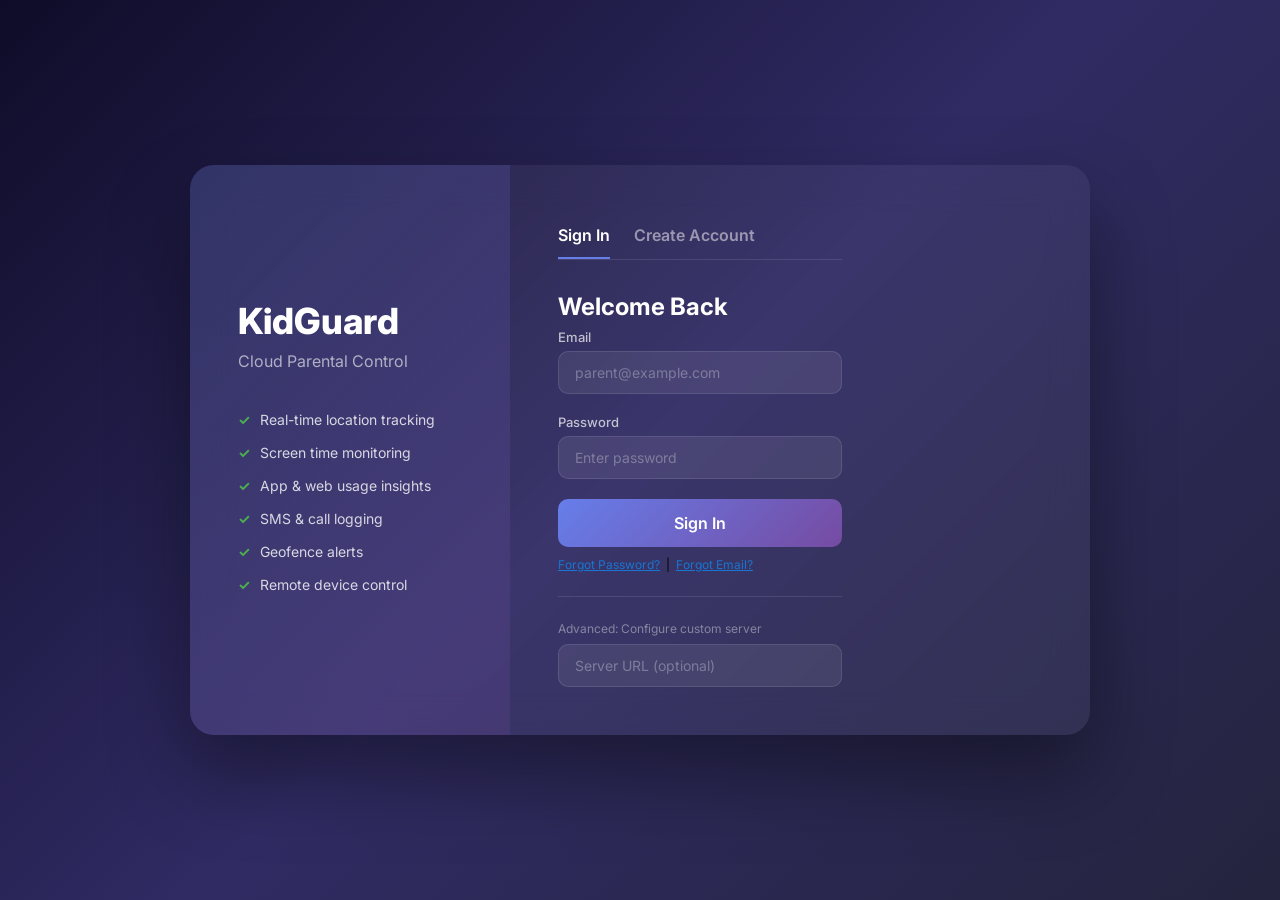
<file: cloud-server/templates/login.html>
<!DOCTYPE html>
<html lang="en">
<head>
    <meta charset="UTF-8">
    <meta name="viewport" content="width=device-width, initial-scale=1.0">
    <title>KidGuard - Parental Control</title>
    <link href="https://fonts.googleapis.com/css2?family=Inter:wght@300;400;500;600;700;800&display=swap" rel="stylesheet">
    <style>
        * { margin: 0; padding: 0; box-sizing: border-box; }
        body {
            font-family: 'Inter', -apple-system, sans-serif;
            background: linear-gradient(135deg, #0f0c29, #302b63, #24243e);
            min-height: 100vh;
            display: flex;
            align-items: center;
            justify-content: center;
            padding: 20px;
        }
        .auth-container {
            display: flex;
            background: rgba(255,255,255,0.05);
            backdrop-filter: blur(20px);
            border-radius: 24px;
            box-shadow: 0 40px 80px rgba(0,0,0,0.4);
            overflow: hidden;
            max-width: 900px;
            width: 100%;
        }
        .auth-brand {
            padding: 48px;
            background: linear-gradient(135deg, rgba(102, 126, 234, 0.2), rgba(118, 75, 162, 0.2));
            display: flex;
            flex-direction: column;
            justify-content: center;
            min-width: 320px;
        }
        .auth-brand h1 {
            color: white;
            font-size: 36px;
            font-weight: 800;
            margin-bottom: 8px;
        }
        .auth-brand .subtitle {
            color: rgba(255,255,255,0.6);
            font-size: 16px;
            margin-bottom: 32px;
        }
        .auth-brand .features {
            list-style: none;
        }
        .auth-brand .features li {
            color: rgba(255,255,255,0.8);
            padding: 8px 0;
            font-size: 14px;
            display: flex;
            align-items: center;
            gap: 10px;
        }
        .auth-brand .features li::before {
            content: '✓';
            color: #4caf50;
            font-weight: bold;
        }
        .auth-form {
            padding: 48px;
            min-width: 380px;
        }
        .auth-form .tabs {
            display: flex;
            gap: 24px;
            margin-bottom: 32px;
            border-bottom: 1px solid rgba(255,255,255,0.1);
        }
        .auth-form .tabs button {
            background: none;
            border: none;
            color: rgba(255,255,255,0.5);
            font-size: 16px;
            font-weight: 600;
            padding: 12px 0;
            cursor: pointer;
            border-bottom: 2px solid transparent;
            transition: all 0.2s;
            font-family: inherit;
        }
        .auth-form .tabs button.active {
            color: white;
            border-bottom-color: #667eea;
        }
        .auth-form h2 {
            color: white;
            font-size: 24px;
            margin-bottom: 8px;
        }
        .auth-form .form-group {
            margin-bottom: 20px;
        }
        .auth-form label {
            display: block;
            color: rgba(255,255,255,0.7);
            font-size: 13px;
            font-weight: 500;
            margin-bottom: 6px;
        }
        .auth-form input {
            width: 100%;
            padding: 12px 16px;
            background: rgba(255,255,255,0.08);
            border: 1px solid rgba(255,255,255,0.1);
            border-radius: 10px;
            font-size: 14px;
            color: white;
            font-family: inherit;
            transition: all 0.2s;
        }
        .auth-form input:focus {
            outline: none;
            border-color: #667eea;
            background: rgba(255,255,255,0.12);
        }
        .auth-form input::placeholder {
            color: rgba(255,255,255,0.3);
        }
        .btn-primary {
            width: 100%;
            padding: 14px;
            background: linear-gradient(135deg, #667eea 0%, #764ba2 100%);
            border: none;
            border-radius: 10px;
            color: white;
            font-size: 16px;
            font-weight: 600;
            cursor: pointer;
            transition: opacity 0.2s;
            font-family: inherit;
        }
        .btn-primary:hover { opacity: 0.9; }
        .btn-primary:disabled { opacity: 0.5; cursor: not-allowed; }
        .error-msg {
            background: rgba(244, 67, 54, 0.1);
            color: #f44336;
            padding: 10px;
            border-radius: 8px;
            margin-bottom: 20px;
            font-size: 13px;
            display: none;
        }
        .error-msg.visible { display: block; }
        .auth-form .server-config {
            margin-top: 24px;
            padding-top: 24px;
            border-top: 1px solid rgba(255,255,255,0.1);
        }
        .auth-form .server-config .hint {
            color: rgba(255,255,255,0.4);
            font-size: 12px;
            margin-bottom: 8px;
        }
        @media (max-width: 768px) {
            .auth-container { flex-direction: column; }
            .auth-brand { padding: 32px; min-width: auto; }
            .auth-form { padding: 32px; min-width: auto; }
        }
    </style>
</head>
<body>
    <div class="auth-container">
        <div class="auth-brand">
            <h1>KidGuard</h1>
            <p class="subtitle">Cloud Parental Control</p>
            <ul class="features">
                <li>Real-time location tracking</li>
                <li>Screen time monitoring</li>
                <li>App & web usage insights</li>
                <li>SMS & call logging</li>
                <li>Geofence alerts</li>
                <li>Remote device control</li>
            </ul>
        </div>
        <div class="auth-form">
            <div class="tabs">
                <button class="active" onclick="switchTab('login')">Sign In</button>
                <button onclick="switchTab('register')">Create Account</button>
            </div>
            <div id="errorMsg" class="error-msg"></div>
            
            <form id="loginForm" onsubmit="handleLogin(event)">
                <h2>Welcome Back</h2>
                <div class="form-group">
                    <label>Email</label>
                    <input type="email" id="loginEmail" placeholder="parent@example.com" required>
                </div>
                <div class="form-group">
                    <label>Password</label>
                    <input type="password" id="loginPassword" placeholder="Enter password" required>
                </div>
                <button type="submit" class="btn-primary" id="loginBtn">Sign In</button>
                <div style="margin-top:10px;font-size:12px;">
                    <a href="#" onclick="switchTab('forgotPassword');return false;" style="color:#1976d2;">Forgot Password?</a>
                    &nbsp;|&nbsp;
                    <a href="#" onclick="switchTab('forgotUsername');return false;" style="color:#1976d2;">Forgot Email?</a>
                </div>
            </form>

            <form id="registerForm" style="display:none" onsubmit="handleRegister(event)">
                <h2>Create Parent Account</h2>
                <div class="form-group">
                    <label>Display Name</label>
                    <input type="text" id="regName" placeholder="Your name" required>
                </div>
                <div class="form-group">
                    <label>Email</label>
                    <input type="email" id="regEmail" placeholder="parent@example.com" required>
                </div>
                <div class="form-group">
                    <label>Password (min 6 chars)</label>
                    <input type="password" id="regPassword" placeholder="Create password" minlength="6" required>
                </div>
                <button type="submit" class="btn-primary" id="registerBtn">Create Account</button>
            </form>

            <form id="forgotPasswordForm" style="display:none" onsubmit="return false;">
                <h2>Forgot Password</h2>
                <div class="form-group">
                    <label>Email</label>
                    <input type="email" id="forgotEmail" placeholder="your@email.com" required>
                </div>
                <button type="button" class="btn-primary" id="forgotPwdBtn" onclick="handleRequestResetToken(event)">Request Reset Token</button>
                <div id="resetTokenDisplay" style="display:none;margin-top:12px;padding:10px;background:#fff8e1;border-radius:6px;border:1px solid #ffe082;font-size:13px;">
                    <strong>Your reset token:</strong> <span id="resetTokenValue" style="font-family:monospace;font-size:15px;letter-spacing:2px;"></span><br>
                    <small style="color:#666;">Token sent where you can read it. Expires in 30 minutes.</small>
                </div>
                <hr style="border:none;border-top:1px solid #eee;margin:14px 0;">
                <div class="form-group">
                    <label>Reset Token</label>
                    <input type="text" id="resetToken" placeholder="Enter 8-char token" maxlength="8" style="font-family:monospace;text-transform:uppercase;">
                </div>
                <div class="form-group">
                    <label>New Password (min 6 chars)</label>
                    <input type="password" id="newPassword" placeholder="New password" minlength="6">
                </div>
                <button type="button" class="btn-primary" id="resetPwdBtn" onclick="handleResetPassword(event)">Set New Password</button>
                <div style="margin-top:10px;font-size:12px;">
                    <a href="#" onclick="switchTab('login');return false;" style="color:#1976d2;">Back to Sign In</a>
                    &nbsp;|&nbsp;
                    <a href="#" onclick="switchTab('forgotUsername');return false;" style="color:#1976d2;">Forgot Email?</a>
                </div>
            </form>

            <form id="forgotUsernameForm" style="display:none" onsubmit="handleForgotUsername(event)">
                <h2>Forgot Email / Username</h2>
                <div class="form-group">
                    <label>Display Name (hint)</label>
                    <input type="text" id="forgotName" placeholder="Part of your display name" required>
                </div>
                <button type="submit" class="btn-primary" id="forgotUserBtn">Find My Account</button>
                <div id="usernameResults" style="display:none;margin-top:12px;"></div>
                <div style="margin-top:10px;font-size:12px;">
                    <a href="#" onclick="switchTab('login');return false;" style="color:#1976d2;">Back to Sign In</a>
                    &nbsp;|&nbsp;
                    <a href="#" onclick="switchTab('forgotPassword');return false;" style="color:#1976d2;">Forgot Password?</a>
                </div>
            </form>

            <div class="server-config">
                <div class="hint">Advanced: Configure custom server</div>
                <div class="form-group" style="margin-bottom:0">
                    <input type="text" id="serverUrl" placeholder="Server URL (optional)" 
                           value="">
                </div>
            </div>
        </div>
    </div>

    <script>
        function switchTab(tab) {
            const auxTabs = ['forgotPassword', 'forgotUsername'];
            document.querySelectorAll('.tabs button').forEach(b => b.classList.remove('active'));
            if (!auxTabs.includes(tab)) {
                document.querySelector(`.tabs button[onclick*="${tab}"]`).classList.add('active');
            }
            document.getElementById('loginForm').style.display = tab === 'login' ? 'block' : 'none';
            document.getElementById('registerForm').style.display = tab === 'register' ? 'block' : 'none';
            document.getElementById('forgotPasswordForm').style.display = tab === 'forgotPassword' ? 'block' : 'none';
            document.getElementById('forgotUsernameForm').style.display = tab === 'forgotUsername' ? 'block' : 'none';
            clearError();
        }

        function showError(msg) {
            const el = document.getElementById('errorMsg');
            el.textContent = msg;
            el.classList.add('visible');
        }

        function clearError() {
            document.getElementById('errorMsg').classList.remove('visible');
        }

        async function handleLogin(e) {
            e.preventDefault();
            clearError();
            const btn = document.getElementById('loginBtn');
            btn.disabled = true;
            btn.textContent = 'Signing in...';

            const customUrl = document.getElementById('serverUrl').value.trim();
            const apiUrl = customUrl ? customUrl.replace(/\/+$/, '') + '/api' : '/api';

            try {
                const res = await fetch(`${apiUrl}/auth/login`, {
                    method: 'POST',
                    headers: { 'Content-Type': 'application/json' },
                    body: JSON.stringify({
                        email: document.getElementById('loginEmail').value.trim().toLowerCase(),
                        password: document.getElementById('loginPassword').value
                    })
                });
                // Safe parse: a proxy-level 429/challenge page returns HTML, not JSON
                const data = await res.json().catch(() => ({}));
                
                if (res.ok) {
                    localStorage.setItem('kidguard_token', data.token);
                    localStorage.setItem('kidguard_refresh', data.refresh_token);
                    localStorage.setItem('kidguard_server', customUrl || window.location.origin);
                    window.location.href = '/dashboard';
                } else if (res.status === 429) {
                    showError('Too many attempts — the server is busy. Wait about a minute and try again.');
                } else {
                    showError(data.error || 'Invalid credentials');
                }
            } catch (err) {
                showError('Connection failed. Check server URL.');
            }

            btn.disabled = false;
            btn.textContent = 'Sign In';
        }

        async function handleRegister(e) {
            e.preventDefault();
            clearError();
            const btn = document.getElementById('registerBtn');
            btn.disabled = true;
            btn.textContent = 'Creating account...';

            const customUrl = document.getElementById('serverUrl').value.trim();
            const apiUrl = customUrl ? customUrl.replace(/\/+$/, '') + '/api' : '/api';

            try {
                const res = await fetch(`${apiUrl}/auth/register`, {
                    method: 'POST',
                    headers: { 'Content-Type': 'application/json' },
                    body: JSON.stringify({
                        email: document.getElementById('regEmail').value.trim().toLowerCase(),
                        password: document.getElementById('regPassword').value,
                        display_name: document.getElementById('regName').value.trim(),
                        role: 'parent'
                    })
                });
                // Safe parse: a proxy-level 429/challenge page returns HTML, not JSON
                const data = await res.json().catch(() => ({}));
                
                if (res.ok) {
                    localStorage.setItem('kidguard_token', data.token);
                    localStorage.setItem('kidguard_refresh', data.refresh_token);
                    localStorage.setItem('kidguard_server', customUrl || window.location.origin);
                    window.location.href = '/dashboard';
                } else if (res.status === 429) {
                    showError('Too many attempts — the server is busy. Wait about a minute and try again.');
                } else {
                    showError(data.error || 'Registration failed');
                }
            } catch (err) {
                showError('Connection failed. Check server URL.');
            }

            btn.disabled = false;
            btn.textContent = 'Create Account';
        }

        async function handleRequestResetToken(e) {
            e.preventDefault();
            clearError();
            const email = document.getElementById('forgotEmail').value.trim().toLowerCase();
            if (!email) { showError('Please enter your email'); return; }
            const btn = document.getElementById('forgotPwdBtn');
            btn.disabled = true; btn.textContent = 'Requesting...';

            const customUrl = document.getElementById('serverUrl').value.trim();
            const apiUrl = customUrl ? customUrl.replace(/\/+$/, '') + '/api' : '/api';

            try {
                const res = await fetch(`${apiUrl}/auth/forgot-password`, {
                    method: 'POST',
                    headers: { 'Content-Type': 'application/json' },
                    body: JSON.stringify({ email })
                });
                const data = await res.json();
                if (res.ok) {
                    if (data.token) {
                        document.getElementById('resetTokenValue').textContent = data.token;
                        document.getElementById('resetTokenDisplay').style.display = 'block';
                        showError('Reset token generated. Copy it and set a new password below.');
                    } else {
                        showError('If that email exists, a reset token has been sent.');
                    }
                } else {
                    showError(data.error || 'Request failed');
                }
            } catch (err) {
                showError('Connection failed. Check server URL.');
            }
            btn.disabled = false; btn.textContent = 'Request Reset Token';
        }

        async function handleResetPassword(e) {
            e.preventDefault();
            clearError();
            const email = document.getElementById('forgotEmail').value.trim().toLowerCase();
            const token = document.getElementById('resetToken').value.trim().toUpperCase();
            const newPwd = document.getElementById('newPassword').value;
            if (!email || !token || !newPwd) { showError('Email, token, and new password are required'); return; }
            if (newPwd.length < 6) { showError('New password must be at least 6 characters'); return; }

            const btn = document.getElementById('resetPwdBtn');
            btn.disabled = true; btn.textContent = 'Updating...';

            const customUrl = document.getElementById('serverUrl').value.trim();
            const apiUrl = customUrl ? customUrl.replace(/\/+$/, '') + '/api' : '/api';

            try {
                const res = await fetch(`${apiUrl}/auth/reset-password`, {
                    method: 'POST',
                    headers: { 'Content-Type': 'application/json' },
                    body: JSON.stringify({ email, token, new_password: newPwd })
                });
                const data = await res.json();
                if (res.ok) {
                    localStorage.setItem('kidguard_token', data.token);
                    localStorage.setItem('kidguard_refresh', data.refresh_token);
                    localStorage.setItem('kidguard_server', customUrl || window.location.origin);
                    showError('Password updated! Redirecting...');
                    setTimeout(() => window.location.href = '/dashboard', 800);
                } else {
                    showError(data.error || 'Reset failed');
                }
            } catch (err) {
                showError('Connection failed. Check server URL.');
            }
            btn.disabled = false; btn.textContent = 'Set New Password';
        }

        async function handleForgotUsername(e) {
            e.preventDefault();
            clearError();
            const name = document.getElementById('forgotName').value.trim();
            if (!name || name.length < 2) { showError('Enter at least 2 characters of your display name'); return; }

            const btn = document.getElementById('forgotUserBtn');
            btn.disabled = true; btn.textContent = 'Searching...';

            const customUrl = document.getElementById('serverUrl').value.trim();
            const apiUrl = customUrl ? customUrl.replace(/\/+$/, '') + '/api' : '/api';

            try {
                const res = await fetch(`${apiUrl}/auth/forgot-username`, {
                    method: 'POST',
                    headers: { 'Content-Type': 'application/json' },
                    body: JSON.stringify({ display_name: name })
                });
                const data = await res.json();
                if (res.ok) {
                    const box = document.getElementById('usernameResults');
                    if (data.accounts && data.accounts.length > 0) {
                        let html = '<div style="padding:10px;background:#f5f9ff;border-radius:6px;border:1px solid #cfe8fc;">';
                        html += '<strong>Matching accounts:</strong><ul style="margin:6px 0 0 18px;">';
                        data.accounts.forEach(a => {
                            html += `<li style="margin-bottom:4px;font-size:13px;"><strong>${a.display_name}</strong> — ${a.email_masked} (${a.role})</li>`;
                        });
                        html += '</ul><small style="color:#666;">Emails are masked for privacy. Use the full email to sign in or reset password.</small></div>';
                        box.innerHTML = html;
                    } else {
                        box.innerHTML = '<div style="padding:10px;color:#666;">No matching accounts found.</div>';
                    }
                    box.style.display = 'block';
                } else {
                    showError(data.error || 'Lookup failed');
                }
            } catch (err) {
                showError('Connection failed. Check server URL.');
            }
            btn.disabled = false; btn.textContent = 'Find My Account';
        }
    </script>
</body>
</html>
</file>
